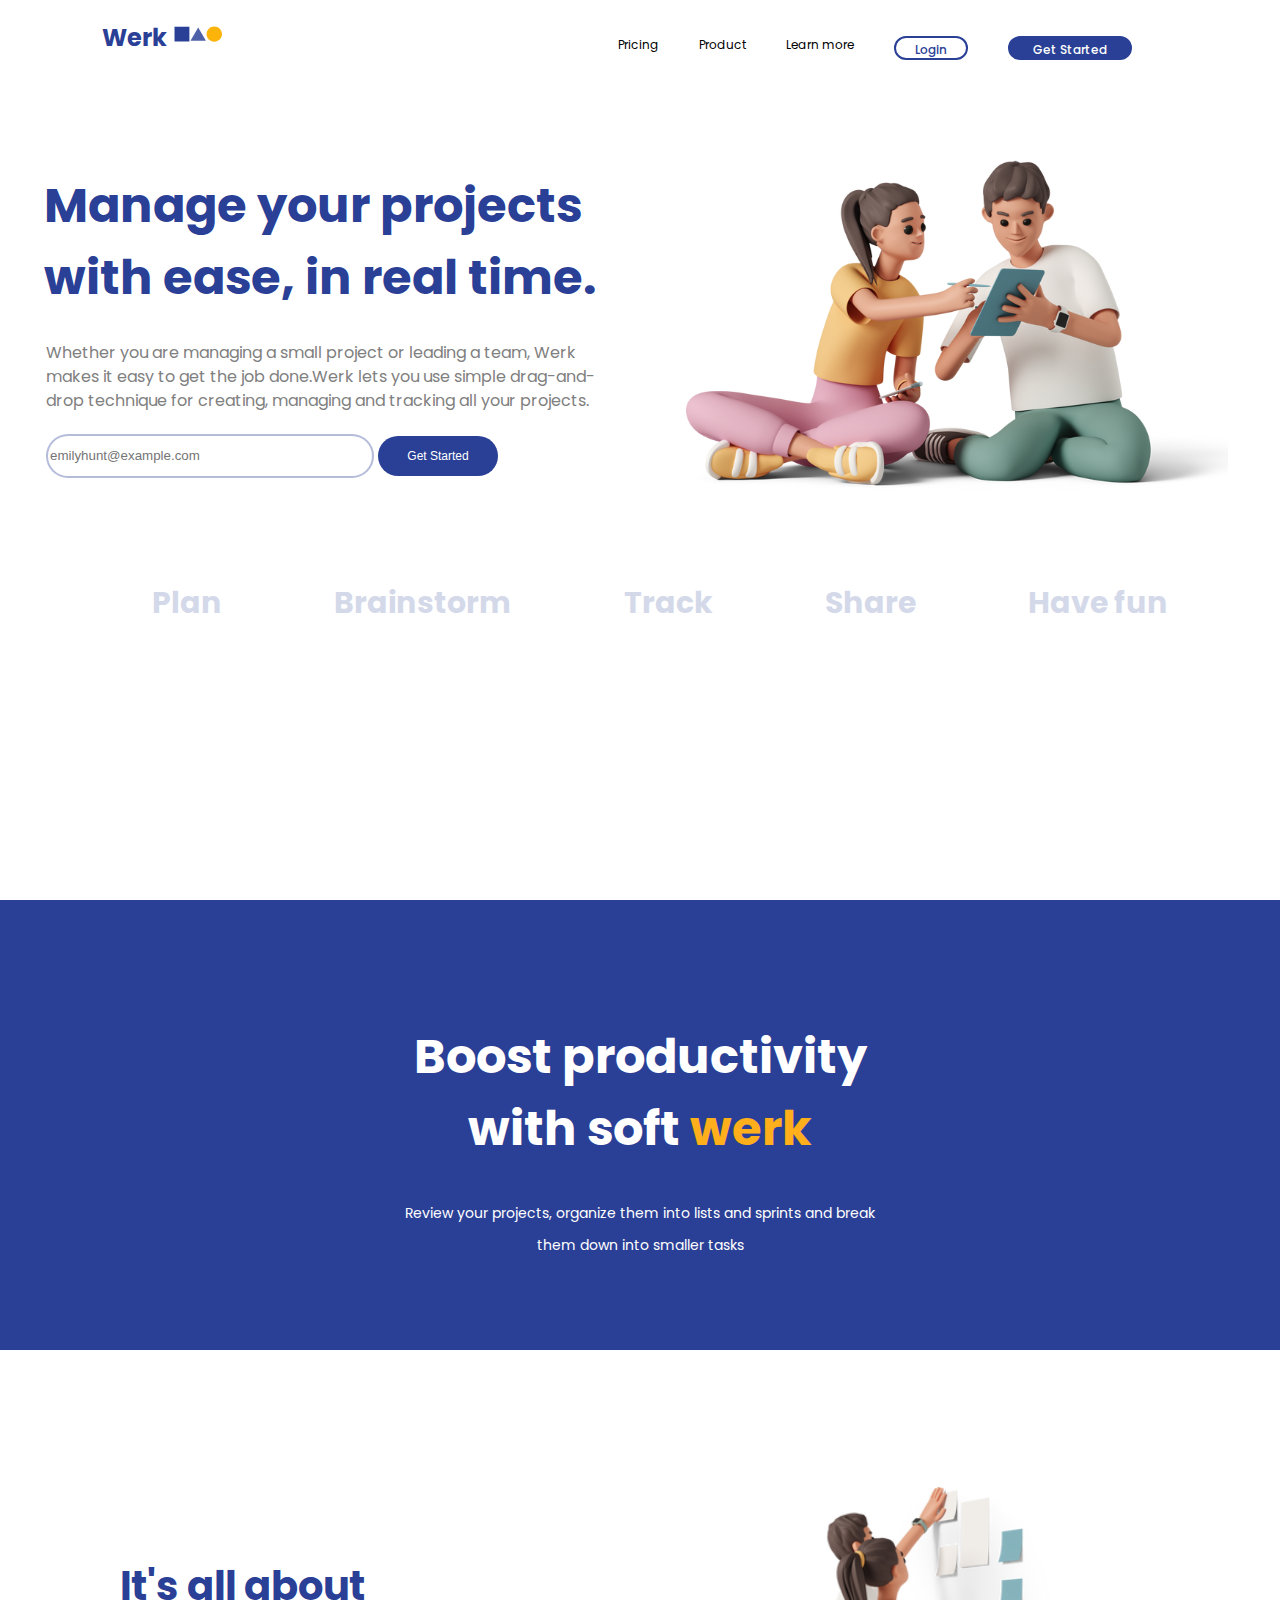
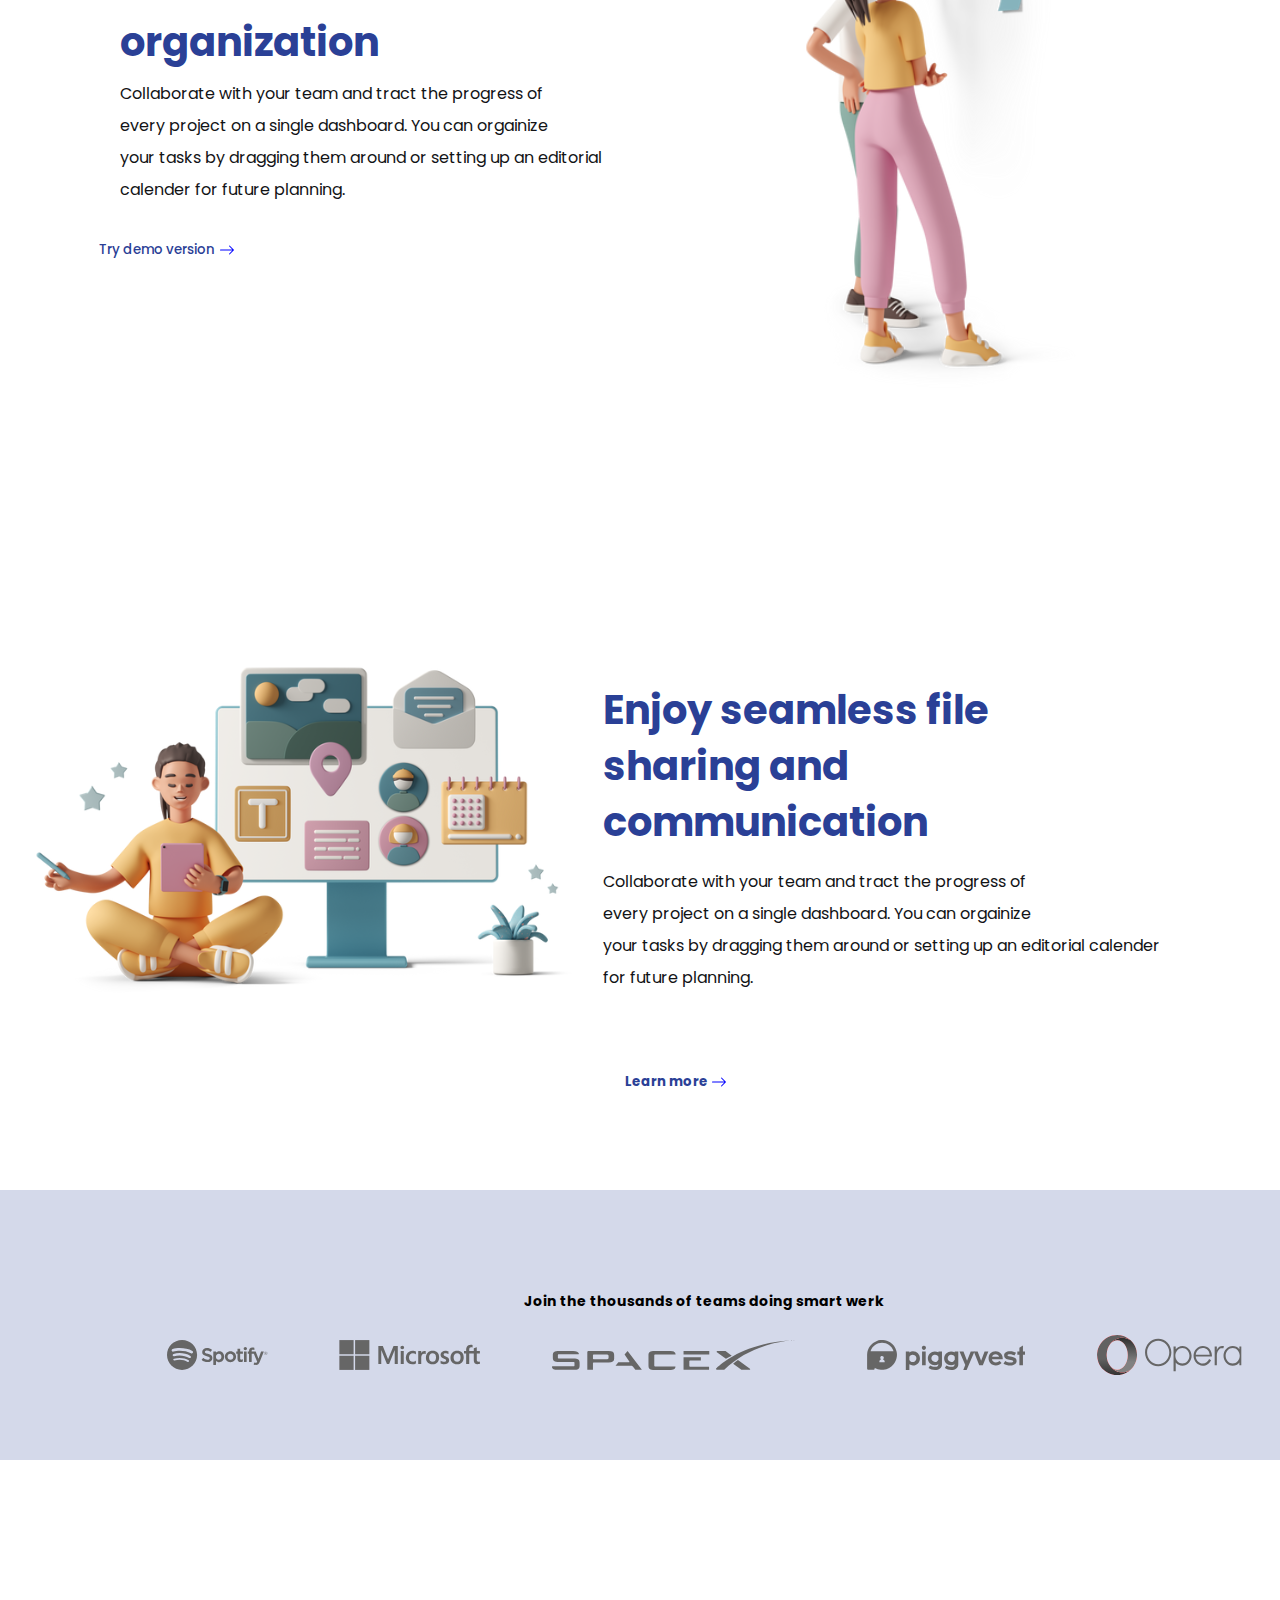
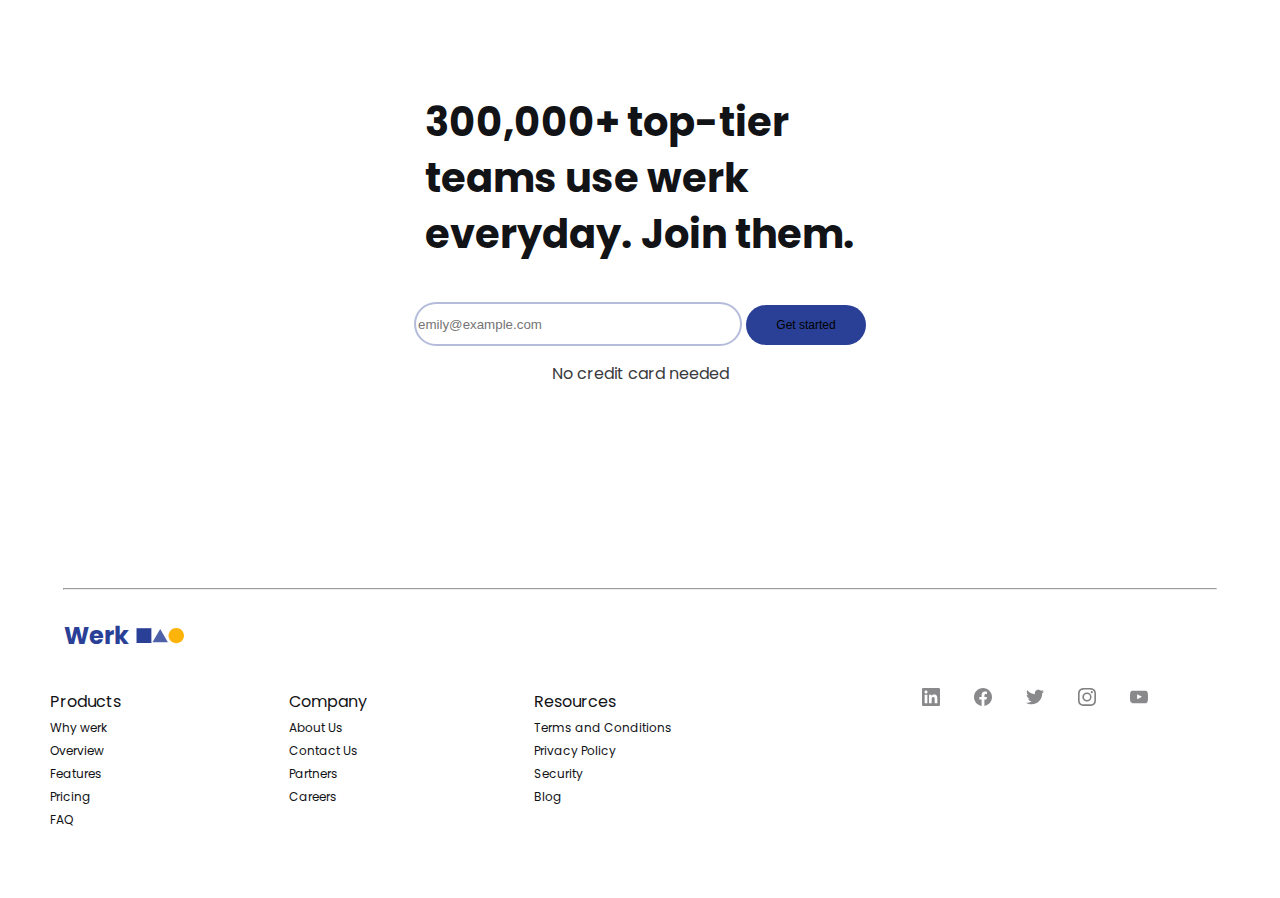
<file: index.html>
<!DOCTYPE html>
<html lang="en">
  <head>
    <meta charset="UTF-8" />
    <meta http-equiv="X-UA-Compatible" content="IE=edge" />
    <meta name="viewport" content="width=device-width, initial-scale=1.0" />
    <title>Werk Website</title>
    <link rel="stylesheet" href="style.css" />
  </head>
  <body>
    <main>
      <div class="container">
        <div class="nav-bar">
          <div class="shapes">
            <h2>Werk</h2>
            <img src="./Assets/shape1.svg" />
            <img src="./Assets/shape2.svg" />
            <img src="./Assets/shape3.svg" />
          </div>

          <ul>
            <li><a>Pricing</a></li>
            <li><a>Product</a></li>
            <li><a>Learn more</a></li>
            <li id="li-one"><a href="./login.html">Login</a></li>
            <li id="li-two"><a href="./getstarted.html">Get Started</a></li>
          </ul>
        </div>

        <!-- body---page1 -->
        <div class="container-body">
          <div class="left">
            <h3>Manage your projects <br />with ease, in real time.</h3>

            <small
              >Whether you are managing a small project or leading a team,
              Werk<br />
              makes it easy to get the job done.Werk lets you use simple
              drag-and- <br />
              drop technique for creating, managing and tracking all your
              projects.
            </small>

            <div class="button">
              <input
                for="email"
                type="email"
                placeholder="emilyhunt@example.com"
                required
              />
              <button><a href="./getstarted.html">Get Started</a></button>
            </div>
          </div>

          <div class="right">
            <img src="./Assets/img1.svg" />
          </div>
        </div>

        <div class="bottom-text">
          <ul>
            <li>Plan</li>
            <li>Brainstorm</li>
            <li>Track</li>
            <li>Share</li>
            <li>Have fun</li>
          </ul>
        </div>
      </div>

      <!-- mini section -->

      <div class="mini-sect">
        <h3>
          Boost productivity<br />
          with soft <span>werk</span>
        </h3>
        <small
          >Review your projects, organize them into lists and sprints and
          break<br />
          them down into smaller tasks
        </small>
      </div>

      <!-- section 2 -->

      <div class="sect-two">
        <div class="leftside">
          <h3>It's all about <br />organization</h3>
          <small
            >Collaborate with your team and tract the progress of <br />
            every project on a single dashboard. You can orgainize <br />your
            tasks by dragging them around or setting up an editorial calender
            for future planning.
          </small>
        </div>

        <div class="rightside">
          <img src="./Assets/img2.svg" />
        </div>
        <div class="demo">
          <h5>Try demo version</h5>
          <img src="./icons/arrow-right.svg" />
        </div>
      </div>

      <!-- section 3 -->

      <div class="sect3">
        <img src="./Assets/img3.svg" />

        <div class="text">
          <h3>
            Enjoy seamless file<br />
            sharing and <br />communication
          </h3>
          <small
            >Collaborate with your team and tract the progress of <br />
            every project on a single dashboard. You can orgainize <br />your
            tasks by dragging them around or setting up an editorial calender<br />
            for future planning.
          </small>
        </div>

        <div class="demo2">
          <h5>Learn more</h5>
          <img src="./icons/arrow-right.svg" />
        </div>
      </div>

      <!-- mini section 2 -->

      <div class="mini-sect2">
        <h5>Join the thousands of teams doing smart werk</h5>
        <div class="icon-div">
          <img src="./icons/icons3.svg" />
        </div>
      </div>

      <!-- section 4 -->

      <div class="sect4">
        <h3>
          300,000+ top-tier <br />
          teams use werk <br />
          everyday. Join them.
        </h3>

        <div class="btn">
          <input
            for="email"
            type="email"
            placeholder="emily@example.com"
            required
          />
          <button>Get started</button>
        </div>
        <small>No credit card needed</small>
      </div>

      <!-- footer -->
      <footer>
      <hr />
      <div class="shapes">
        <h2>Werk</h2>
        <img src="./Assets/shape1.svg" />
        <img src="./Assets/shape2.svg" />
        <img src="./Assets/shape3.svg" />
      </div>

      <div class="footer_wrapper">
      <div class="list1">
        <ul>
          <li id="prod">Products</li>
          <li>Why werk</li>
          <li>Overview</li>
          <li>Features</li>
          <li>Pricing</li>
          <li>FAQ</li>
        </ul>
      </div>

      <div class="list2">
        <ul>
          <li id="comp">Company</li>
          <li>About Us</li>
          <li>Contact Us</li>
          <li>Partners</li>
          <li>Careers</li>
        </ul>
      </div>

      <div class="list2">
        <ul>
          <li id="res">Resources</li>
          <li>Terms and Conditions</li>
          <li>Privacy Policy</li>
          <li>Security</li>
          <li>Blog</li>
        </ul>
      </div>

      <div class="footer_icon">
<img src="./icons/linkdin.svg">
<img src="./icons/faceb.svg">
<img src="./icons/twuter.svg">
<img src="./icons/instagram.svg">
<img src="./icons/yout.svg">
      </div>
    </div>
    </footer>
    </main>
  </body>
  <script src="index.js"></script>
</html>
</file>
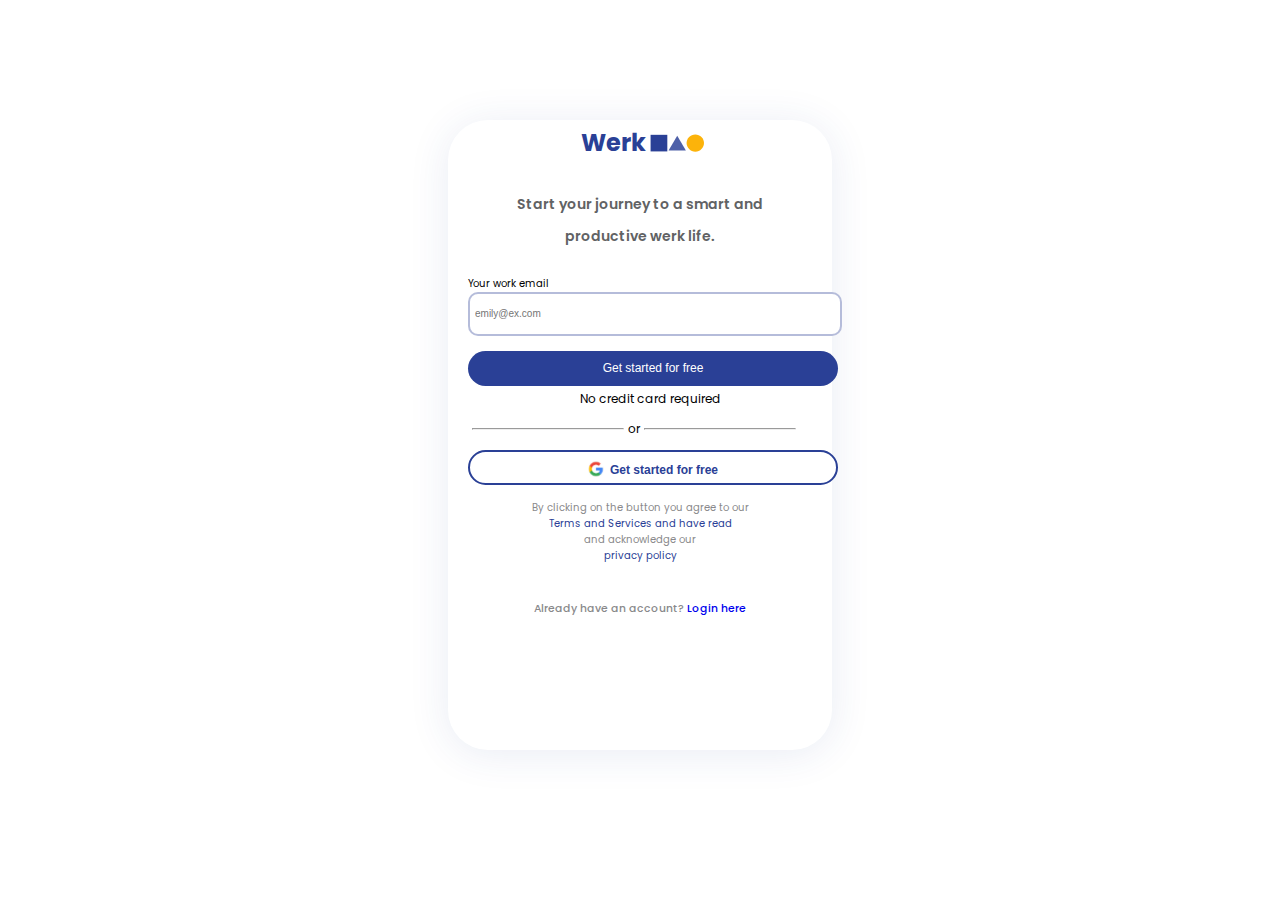
<file: getstarted.html>
<!DOCTYPE html>
<html lang="en">
<head>
                    <meta charset="UTF-8">
                    <meta http-equiv="X-UA-Compatible" content="IE=edge">
                    <meta name="viewport" content="width=device-width, initial-scale=1.0">
                    <title>Register</title>
                    <link rel="stylesheet" href="getstarted.css">
</head>
<body>
        <div class="container">
                    <div class="shapes">
                                        <h2>Werk</h2>
                                        <img src="./Assets/shape1.svg" />
                                        <img src="./Assets/shape2.svg" />
                                        <img src="./Assets/shape3.svg" />
                                      </div>
                                      <h5>Start your journey to a smart and <br>
                                        productive werk life.</h5>
                    <form>
<label>Your work email</label>
<input type="email" for="email" placeholder="emily@ex.com" required>
<button><a href="./plan.html">Get started for free</a></button>
<small>No credit card required</small>
<div class="hr">
<hr>
<p>or</p>
<hr>
</div>
<button id="btn"><img src="./icons/goog.svg">Get started for free</button>
                    </form>
                    <small id="small">By clicking on the button you agree to our <span>Terms and Services and have read</span>
                    and acknowledge our <span>privacy policy</span>
                    </small>
        </div>
        
        <h6>Already have an account? <span><a href="./login.html">Login here</a></span></h6>
</body>
</html>
</file>
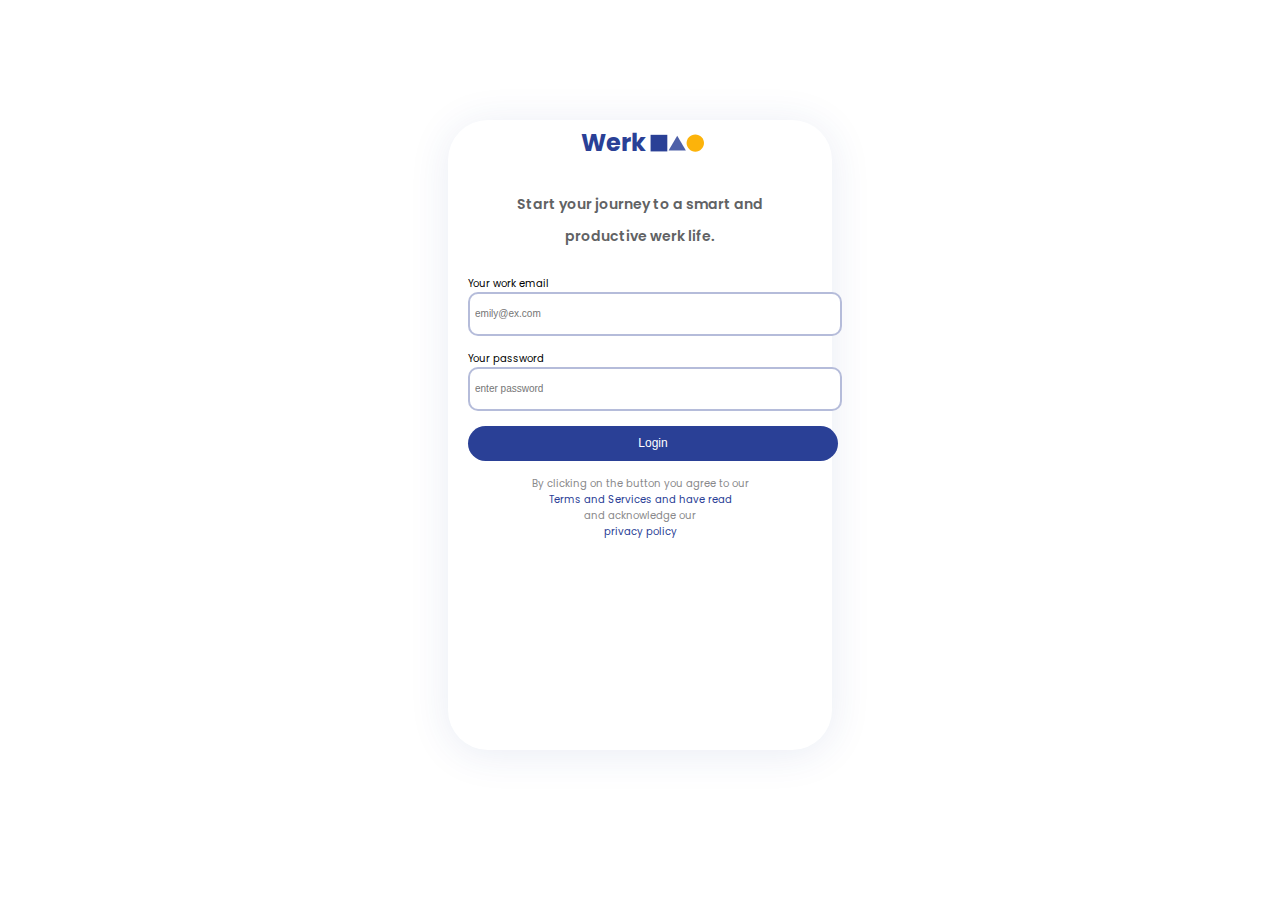
<file: login.html>
<!DOCTYPE html>
<html lang="en">
  <head>
    <meta charset="UTF-8" />
    <meta http-equiv="X-UA-Compatible" content="IE=edge" />
    <meta name="viewport" content="width=device-width, initial-scale=1.0" />
    <title>Document</title>
    <link rel="stylesheet" href="login.css">
  </head>
  <body>
    <div class="container">
      <div class="shapes">
        <h2>Werk</h2>
        <img src="./Assets/shape1.svg" />
        <img src="./Assets/shape2.svg" />
        <img src="./Assets/shape3.svg" />
      </div>
      <h5>
        Start your journey to a smart and <br />
        productive werk life.
      </h5>
      <form>
        <label>Your work email</label>
        <input id="email" type="email" for="email" placeholder="emily@ex.com" required />

        <label>Your password</label>
        <input
        id="password"
          type="password"
          for="password"
          placeholder="enter password"
          required
        />

        <button><a href="./plan.html">Login</a></button>
      </form>
      <small id="small"
        >By clicking on the button you agree to our
        <span>Terms and Services and have read</span> and acknowledge our
        <span>privacy policy</span>
      </small>
    </div>
  </body>
</html>
</file>
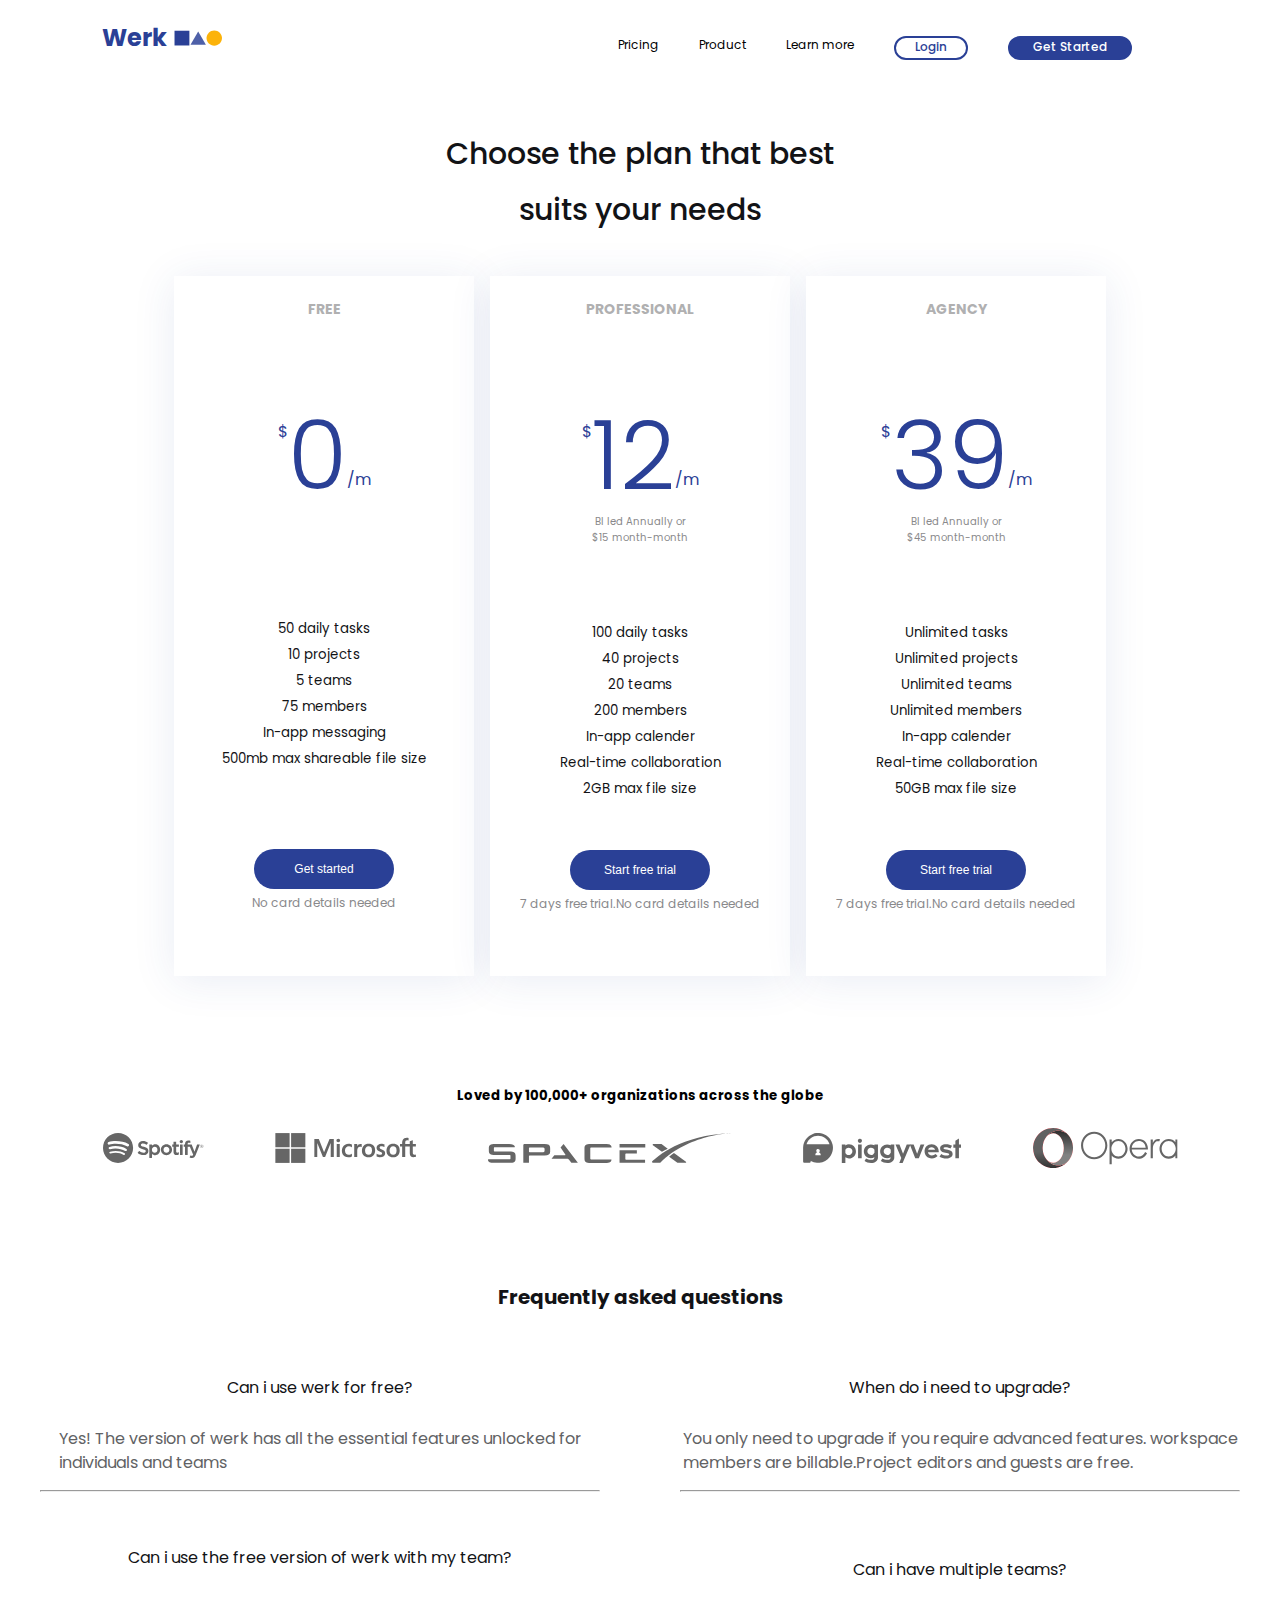
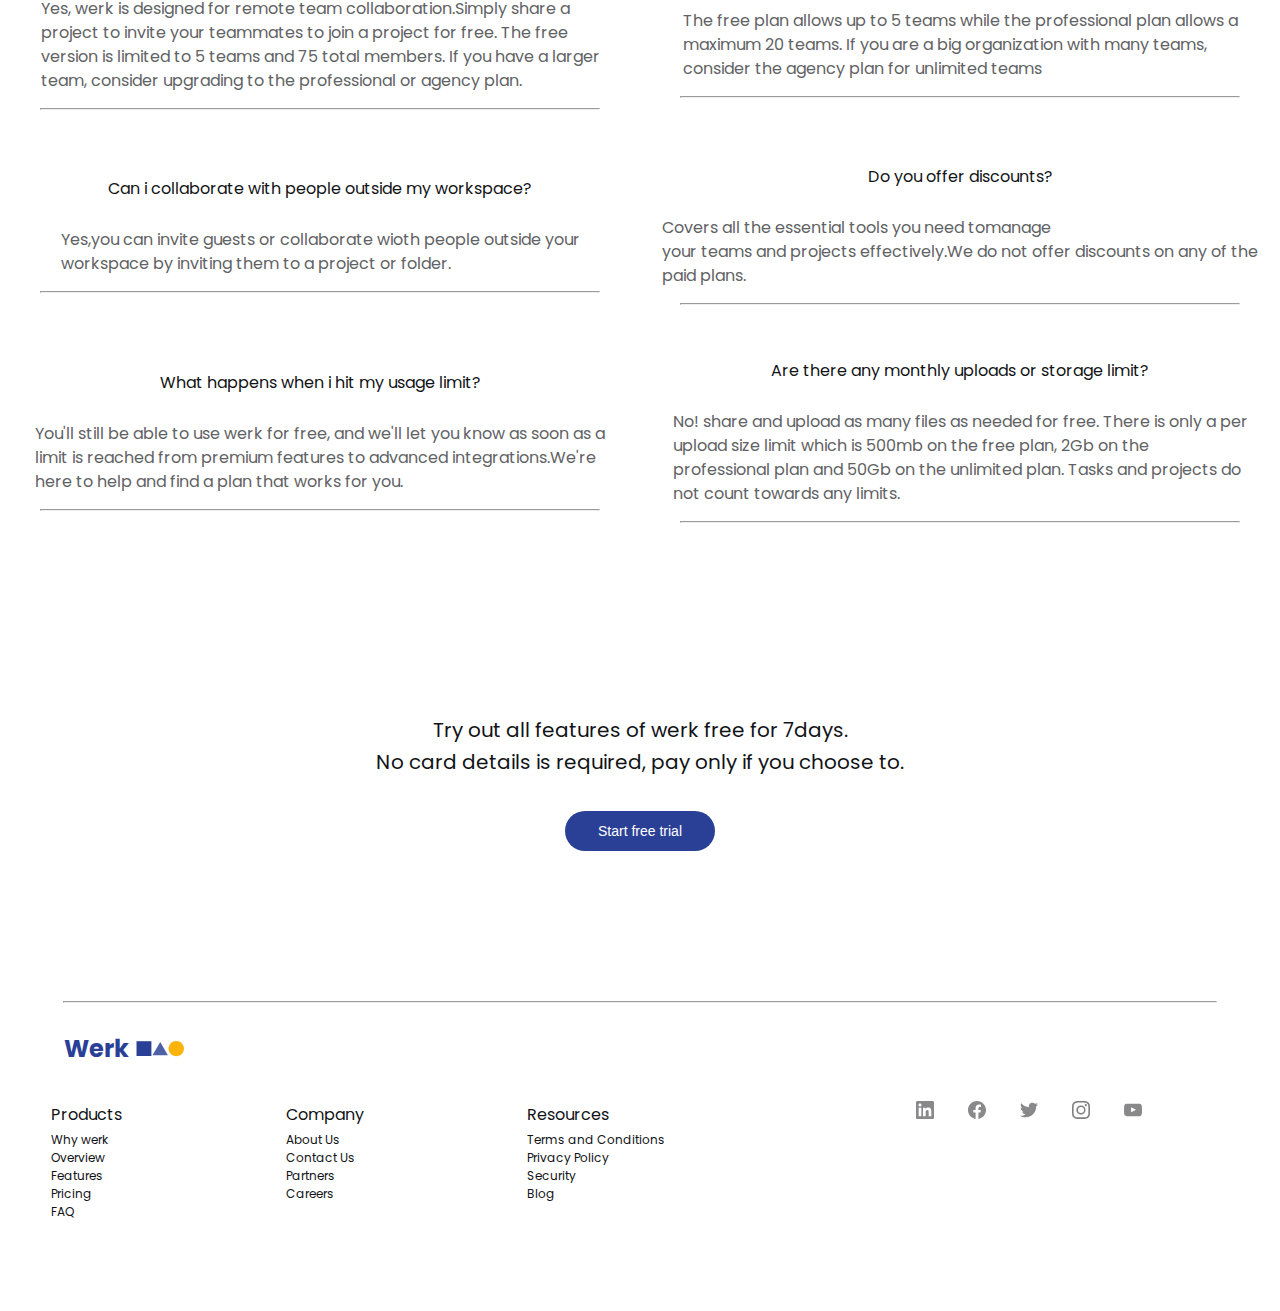
<file: plan.html>
<!DOCTYPE html>
<html lang="en">
  <head>
    <meta charset="UTF-8" />
    <meta http-equiv="X-UA-Compatible" content="IE=edge" />
    <meta name="viewport" content="width=device-width, initial-scale=1.0" />
    <title>Choose plan</title>
    <link rel="stylesheet" href="plan.css" />
  </head>
  <body>
    <div class="container">
      <div class="nav-bar">
        <div class="shapes">
          <h2>Werk</h2>
          <img src="./Assets/shape1.svg" />
          <img src="./Assets/shape2.svg" />
          <img src="./Assets/shape3.svg" />
        </div>

        <ul>
          <li><a>Pricing</a></li>
          <li><a>Product</a></li>
          <li><a>Learn more</a></li>
          <li id="li-one"><a href="./login.html">Login</a></li>
          <li id="li-two"><a href="./getstarted.html">Get Started</a></li>
        </ul>
      </div>

      <h3>Choose the plan that best <br />suits your needs</h3>

      <div class="div_content">
        <div class="first">
          <div class="head">
            <h5>FREE</h5>
            <div class="nvm">
              <small class="one">$</small>
              <h1>0</h1>
              <small class="two">/m</small>
            </div>
          </div>

          <div class="small">
            <small>50 daily tasks</small>
            <small>10 projects</small>
            <small>5 teams</small>
            <small>75 members</small>
            <small>In-app messaging</small>
            <small>500mb max shareable file size</small>
          </div>

          <div class="btn">
            <button>Get started</button>
            <small>No card details needed</small>
          </div>
        </div>

        <div class="second">
          <div class="head">
            <h5>PROFESSIONAL</h5>
            <div class="nvm">
              <small class="one">$</small>
              <h1>12</h1>
              <small class="two">/m</small>
            </div>
          </div>
          <p>
            BI led Annually or <br />
            $15 month-month
          </p>
          <div class="small">
            <small>100 daily tasks</small>
            <small>40 projects</small>
            <small>20 teams</small>
            <small>200 members</small>
            <small>In-app calender</small>
            <small>Real-time collaboration</small>
            <small>2GB max file size</small>
          </div>
          <div class="btn">
            <button>Start free trial</button>
            <small>7 days free trial.No card details needed</small>
          </div>
        </div>

        <div class="third">
          <div class="head">
            <h5>AGENCY</h5>
            <div class="nvm">
              <small class="one">$</small>
              <h1>39</h1>
              <small class="two">/m</small>
            </div>
          </div>
          <p>
            BI led Annually or <br />
            $45 month-month
          </p>
          <div class="small">
            <small>Unlimited tasks</small>
            <small>Unlimited projects</small>
            <small>Unlimited teams</small>
            <small>Unlimited members</small>
            <small>In-app calender</small>
            <small>Real-time collaboration</small>
            <small>50GB max file size</small>
          </div>

          <div class="btn">
            <button>Start free trial</button>
            <small>7 days free trial.No card details needed</small>
          </div>
        </div>
      </div>
    </div>

    <!-- mini sect -->
    <div class="mini-sect">
      <h5>Loved by 100,000+ organizations across the globe</h5>
      <div class="icon-div">
        <img src="./icons/icons3.svg" />
      </div>
    </div>

    <h4>Frequently asked questions</h4>
    <div class="faq-wrap">
      <div class="write-up">
        <h5>Can i use werk for free?</h5>
        <small
          >Yes! The version of werk has all the essential features unlocked for
          <br />
          individuals and teams</small
        >
        <hr />
      </div>

      <div class="write-up">
        <h5>When do i need to upgrade?</h5>
        <small
          >You only need to upgrade if you require advanced features. workspace
          <br />
          members are billable.Project editors and guests are free.</small
        >
        <hr />
      </div>

      <div class="write-up">
        <h5>Can i use the free version of werk with my team?</h5>
        <small
          >Yes, werk is designed for remote team collaboration.Simply share a
          <br />
          project to invite your teammates to join a project for free. The
          free<br />
          version is limited to 5 teams and 75 total members. If you have a
          larger <br />
          team, consider upgrading to the professional or agency plan.</small
        >
        <hr />
      </div>

      <div class="write-up">
        <h5>Can i have multiple teams?</h5>
        <small
          >The free plan allows up to 5 teams while the professional plan allows
          a <br />maximum 20 teams. If you are a big organization with many
          teams, <br />consider the agency plan for unlimited teams</small
        >
        <hr />
      </div>

      <div class="write-up">
        <h5>Can i collaborate with people outside my workspace?</h5>
        <small
          >Yes,you can invite guests or collaborate wioth people outside your
          <br />
          workspace by inviting them to a project or folder.</small
        >
        <hr />
      </div>

      <div class="write-up">
        <h5>Do you offer discounts?</h5>
        <small
          >Covers all the essential tools you need tomanage <br />
          your teams and projects effectively.We do not offer discounts on any
          of the <br />
          paid plans.</small
        >
        <hr />
      </div>

      <div class="write-up">
        <h5>What happens when i hit my usage limit?</h5>
        <small
          >You'll still be able to use werk for free, and we'll let you know as
          soon as a <br />
          limit is reached from premium features to advanced integrations.We're
          <br />
          here to help and find a plan that works for you.</small
        >
        <hr />
      </div>

      <div class="write-up">
        <h5>Are there any monthly uploads or storage limit?</h5>
        <small
          >No! share and upload as many files as needed for free. There is only
          a per <br />
          upload size limit which is 500mb on the free plan, 2Gb on the<br />
          professional plan and 50Gb on the unlimited plan. Tasks and projects
          do<br />
          not count towards any limits.</small
        >
        <hr />
      </div>
    </div>

    <!-- minsec2 -->

    <div class="minsect2">
  <h5>Try out all features of werk free for 7days.<br> 
 No card details is required, pay only if you choose to.</h5>
  <button>Start free trial</button>
    </div>

    <!-- footer -->
    <footer>
      <hr />
      <div class="shapes">
        <h2>Werk</h2>
        <img src="./Assets/shape1.svg" />
        <img src="./Assets/shape2.svg" />
        <img src="./Assets/shape3.svg" />
      </div>

      <div class="footer_wrapper">
      <div class="list1">
        <ul>
          <li id="prod">Products</li>
          <li>Why werk</li>
          <li>Overview</li>
          <li>Features</li>
          <li>Pricing</li>
          <li>FAQ</li>
        </ul>
      </div>

      <div class="list2">
        <ul>
          <li id="comp">Company</li>
          <li>About Us</li>
          <li>Contact Us</li>
          <li>Partners</li>
          <li>Careers</li>
        </ul>
      </div>

      <div class="list2">
        <ul>
          <li id="res">Resources</li>
          <li>Terms and Conditions</li>
          <li>Privacy Policy</li>
          <li>Security</li>
          <li>Blog</li>
        </ul>
      </div>

      <div class="footer_icon">
<img src="./icons/linkdin.svg">
<img src="./icons/faceb.svg">
<img src="./icons/twuter.svg">
<img src="./icons/instagram.svg">
<img src="./icons/yout.svg">
      </div>
    </div>
    </footer>
  </body>
</html>
</file>
<file: style.css>
@import url("https://fonts.googleapis.com/css2?family=Big+Shoulders+Display:wght@100;200;300;400;500;600;700;800;900&family=Lexend+Deca:wght@200;300;400;500&family=Lexend:wght@400;700&family=Poppins:ital,wght@0,100;0,200;0,300;0,400;0,500;0,600;0,700;0,800;1,900&family=Roboto:wght@100;300;400;500;700;900&family=Squada+One&display=swap");

body {
  margin: 0;
  padding: 0;
  box-sizing: border-box;
  font-family: "poppins", sans-serif;
 overflow-x: hidden; 
}
.container {
  height: 100vh;
  width: 100%;
  overflow: hidden;
}
.nav-bar {
  display: flex;
  flex-direction: row;
  justify-content: space-between;
  margin-left: 8%;
}
.shapes {
  display: flex;
  flex-direction: row;
}
.shapes img {
  width: 16px;
  position: relative;
  bottom: 0.9rem;
  left: 0.5rem;
}
.shapes h2{
  color: #2a4096;
}

.nav-bar ul {
  display: flex;
  flex-direction: row;
}
.nav-bar li {
  margin: 20px;
  list-style: none;
  position: relative;
  right: 8rem;
  font-family: "poppins", sans-serif;
  font-size: 12px;
}
#li-one {
  border: 2px solid #2a4096;
  border-radius: 20px;
  width: 70px;
  text-align: center;
}
#li-one a {
  text-decoration: none;
  color: #2a4096;
  font-weight: 500;
  position: relative;
  top: 0.2rem;
}
#li-two {
  background-color: #2a4096;
  border: 2px solid #2a4096;
  border-radius: 20px;
  width: 120px;
  height: 20px;
  text-align: center;
}
#li-two a {
  text-decoration: none;
  color: #ffffff;
  font-weight: 500;
  position: relative;
  top: 0.2rem;
}

/* body pg1*/
.container-body {
  display: flex;
  flex-direction: row;
  position: relative;
  bottom: 7rem;
}
.right {
  width: 50%;
}
.left {
  width: 50%;
  display: flex;
  flex-direction: column;
  align-items: center;
  justify-content: center;
  position: relative;
  bottom: 2rem;
}
.left h3 {
  font-weight: 700;
  font-size: 48px;
  line-height: 72px;
  color: #2a4096;
}
.left small {
  font-style: normal;
  font-weight: 400;
  font-size: 16px;
  line-height: 24px;
  text-align: justify;
  position: relative;
  bottom: 1.3rem;
  color: grey;
}
.button {
  position: relative;
  right: 3rem;
}

input {
  width: 320px;
  height: 38px;
  background: #ffffff;
  border: 2px solid rgba(42, 64, 150, 0.35);
  border-radius: 30px;
  color: lightslategray;
  padding-left: 2px;
  outline: #2a4096;
}
.button button {
  width: 120px;
  height: 40px;
  font-size: 12px;
  font-weight: 500;
  line-height: 24px;
  text-align: center;
  border-radius: 20px;
  background-color: #2a4096;
  border: none;
}
.button a {
  text-decoration: none;
  color: #ffffff;
}
.bottom-text {
  position: relative;
  bottom: 15rem;
}
.bottom-text ul {
  display: flex;
  flex-direction: row;
  justify-content: space-evenly;
}
.bottom-text li {
  list-style: none;
  font-weight: 700;
  font-size: 30px;
  line-height: 72px;
  color: #d4d9ea;
}

/* mini section */

.mini-sect {
  width: 100%;
  height: 50vh;
  background-color: #2a4096;
  display: flex;
  flex-direction: column;
  align-items: center;
  justify-content: center;
}
.mini-sect h3 {
  font-weight: 700;
  font-size: 48px;
  line-height: 72px;
  align-items: center;
  text-align: center;
  color: #ffffff;
}
.mini-sect span {
  color: rgb(255, 175, 27);
}
.mini-sect small {
  font-weight: 400;
  font-size: 14px;
  line-height: 32px;
  display: flex;
  align-items: center;
  text-align: center;
  color: #ffffff;
  position: relative;
  bottom: 1rem;
}

/* sect two */

.sect-two {
  display: flex;
  flex-direction: row;
  align-items: center;
  padding: 0px;
  gap: 24px;
  position: relative;
  width: 100%;
  height: 80vh;
  left: 120px;
  top: 2rem;
}
.sect-two h3,
.sect3 h3,
.sect4 h3 {
  font-weight: 700;
  font-size: 40px;
  line-height: 56px;
  color: #2a4096;
}
.sect-two h3,
.sect-two small {
  bottom: 4rem;
  position: relative;
}
.sect-two small,
.sect3 small {
  font-weight: 400;
  font-size: 16px;
  line-height: 32px;
  display: flex;
  align-items: center;
  color: #121316;
  bottom: 6rem;
  position: relative;
}
.demo {
  position: relative;
  top: 15%;
  right: 91%;
  display: flex;
  flex-direction: row;
}
.demo h5 {
  white-space: nowrap;
  margin: 5px;
  font-weight: 500;
  color: #2a4096;
}

/* sect 3 */

.sect3 {
  display: flex;
  flex-direction: row;
  width: 100%;
  height: 80vh;
  align-items: center;
  justify-content: center;
}
.sect3 small {
  top: -1.5rem;
}
.sect3 .demo2 {
  position: relative;
  top: 35%;
  right: 42%;
  display: flex;
  flex-direction: row;
}
.demo2 h5 {
  color: #2a4096;
  margin: 3px;
}

/* mini-section3 */

.mini-sect2 {
  display: flex;
  flex-direction: column;
  width: 110%;
  height: 30vh;
  background: #d4d9ea;
  align-items: center;
  justify-content: center;
}
.mini-sect2 h5 {
  font-size: 14px;
  text-align: center;
}

/* section 4 */

.sect4 {
  display: flex;
  flex-direction: column;
  align-items: center;
  justify-content: center;
  width: 100%;
  height: 80vh;
}
.sect4 h3 {
  color: #121316;
}
.btn button {
  width: 120px;
  height: 40px;
  font-size: 12px;
  font-weight: 500;
  line-height: 24px;
  text-align: center;
  border-radius: 20px;
  background-color: #2a4096;
  border: none;
}
.sect4 small {
  font-style: normal;
  font-weight: 400;
  font-size: 16px;
  line-height: 24px;
  display: flex;
  align-items: center;
  color: #3a3a3d;
  margin-top: 1rem;
}

/* footer section */

.footer_wrapper{
display: flex;
flex-direction: row;
/* align-items: center; */
justify-content: space-evenly;
width: 100%;
height: 25vh;
}
hr{
  width: 90%;
}
footer .shapes{
  position: relative;
  left: 4rem;
}
footer .shapes h2{
  color: #2a4096;
}
footer .shapes img{
  position: relative;
  top: -0rem;
}
footer li{
list-style: none;
position: relative;
right: 7rem;
font-size: 12px;
color: #121316;
margin: 5px;
}
#prod, #comp, #res{
  font-size: 16px;
  margin-bottom: 4px;
}
.footer_icon img{
  margin: 15px;
}

/* media querries for mobile device */
</file>
<file: getstarted.css>
@import url("https://fonts.googleapis.com/css2?family=Big+Shoulders+Display:wght@100;200;300;400;500;600;700;800;900&family=Lexend+Deca:wght@200;300;400;500&family=Lexend:wght@400;700&family=Poppins:ital,wght@0,100;0,200;0,300;0,400;0,500;0,600;0,700;0,800;1,900&family=Roboto:wght@100;300;400;500;700;900&family=Squada+One&display=swap");
body{
                    margin: 0px;
                    padding: 0px;
                    box-sizing: border-box;
                    font-family: poppins, sans-serif;
}
.container{
                    position: absolute;
                    width: 30%;
                    height: 70vh;
                    left: 35%;
                    top: 120px;
                    background: #FFFFFF;
                    box-shadow: 0px 4px 40px rgba(42, 64, 150, 0.1);
                    border-radius: 40px;
}
.shapes{
                    display: flex;
                    flex-direction: row;
}
.shapes img{
                    width: 18px;
                    height:18px;
}
.shapes{
                    display: flex;
                    flex-direction: row;
                    align-items: center;
                    justify-content: center;
}
.shapes h2{
color: #2A4096;
margin: 5px;
}
.container h5{
font-style: normal;
font-weight: 600;
font-size: 14px;
line-height: 32px;
text-align: center;
color: #616264;
}
form{
                    display: flex;
                    flex-direction: column;
                    justify-content: center;
                    margin-left: 20px;
}
input{
                    width: 360px;
                    height: 30px;
                    margin-bottom: 15px;
                    border-radius: 10px;
                    border: 2px solid rgba(42, 64, 150, 0.35);
                    padding: 5px;
                    font-size: 10px;
}
button{
                    width: 370px;
                    height: 35px;
                    border: none;
                    border-radius: 20px;
                    color: #FFFFFF;
                    background-color: #2A4096;
                    font-size: 12px;
}
#btn{
       
                    width: 370px;
                    height: 35px;
                    border: 2px solid #2A4096;
                    border-radius: 20px;
                    color: #2A4096;
                    background-color: #FFFFFF;  
                    font-size: 12px;      
                    font-weight: 600;     
}
small{
                    font-size: 12px;
                    text-align: center;
                    margin-top: 4px;
}
.hr{
                    display: flex;
                    flex-direction: row;
                    justify-content: center;
                    align-items: center;
}
hr{
                    rotate: 360deg;
                    width: 150px;
                    height: 0.1px;
                    position: relative;
                    right: 1rem;
                    margin: 4px;
}
.hr p{
                    text-align: center;
                    position: relative;
                    right: 1rem;
                    font-size: 12px;
}
#btn button{
text-align: center;

}
 #btn img{
                    position: relative;
                    top: 0.2rem;
                    margin-right: 6px;
}
label{
                    font-size: 10px;
}
#small{
  font-size: 10px;
line-height: 16px;
text-align: center;
color: #89898B;
display: flex;
flex-direction: column;
align-items: center;
margin: 15px;
}
span{
                    color: #2A4096;
}
h6{
                    position: relative;
                    top: 36rem;
                    text-align: center;
                    color: #89898B;
                    font-weight: 500;
}
button a{
                    color: #FFFFFF;
}
a{
                    text-decoration: none;
}
</file>
<file: login.css>
@import url("https://fonts.googleapis.com/css2?family=Big+Shoulders+Display:wght@100;200;300;400;500;600;700;800;900&family=Lexend+Deca:wght@200;300;400;500&family=Lexend:wght@400;700&family=Poppins:ital,wght@0,100;0,200;0,300;0,400;0,500;0,600;0,700;0,800;1,900&family=Roboto:wght@100;300;400;500;700;900&family=Squada+One&display=swap");
body{
                    margin: 0px;
                    padding: 0px;
                    box-sizing: border-box;
                    font-family: poppins, sans-serif;
}
.container{
                    position: absolute;
                    width: 30%;
                    height: 70vh;
                    left: 35%;
                    top: 120px;
                    background: #FFFFFF;
                    box-shadow: 0px 4px 40px rgba(42, 64, 150, 0.1);
                    border-radius: 40px;
}
.shapes{
                    display: flex;
                    flex-direction: row;
}
.shapes img{
                    width: 18px;
                    height:18px;
}
.shapes{
                    display: flex;
                    flex-direction: row;
                    align-items: center;
                    justify-content: center;
}
.shapes h2{
color: #2A4096;
margin: 5px;
}
.container h5{
font-style: normal;
font-weight: 600;
font-size: 14px;
line-height: 32px;
text-align: center;
color: #616264;
}
form{
                    display: flex;
                    flex-direction: column;
                    justify-content: center;
                    margin-left: 20px;
}
input{
                    width: 360px;
                    height: 30px;
                    margin-bottom: 15px;
                    border-radius: 10px;
                    border: 2px solid rgba(42, 64, 150, 0.35);
                    padding: 5px;
                    font-size: 10px;
}
button{
                    width: 370px;
                    height: 35px;
                    border: none;
                    border-radius: 20px;
                    color: #FFFFFF;
                    background-color: #2A4096;
                    font-size: 12px;
}
#btn{
       
                    width: 370px;
                    height: 35px;
                    border: 2px solid #2A4096;
                    border-radius: 20px;
                    color: #2A4096;
                    background-color: #FFFFFF;  
                    font-size: 12px;      
                    font-weight: 600;     
}
small{
                    font-size: 12px;
                    text-align: center;
                    margin-top: 4px;
}
.hr{
                    display: flex;
                    flex-direction: row;
                    justify-content: center;
                    align-items: center;
}
hr{
                    rotate: 360deg;
                    width: 150px;
                    height: 0.1px;
                    position: relative;
                    right: 1rem;
                    margin: 4px;
}
.hr p{
                    text-align: center;
                    position: relative;
                    right: 1rem;
                    font-size: 12px;
}
#btn button{
text-align: center;

}
 #btn img{
                    position: relative;
                    top: 0.2rem;
                    margin-right: 6px;
}
label{
                    font-size: 10px;
}
#small{
  font-size: 10px;
line-height: 16px;
text-align: center;
color: #89898B;
display: flex;
flex-direction: column;
align-items: center;
margin: 15px;
}
span{
                    color: #2A4096;
}
h6{
                    position: relative;
                    top: 36rem;
                    text-align: center;
                    color: #89898B;
                    font-weight: 500;
}
button a{
                    color: #FFFFFF;
}
a{
                    text-decoration: none;
}
</file>
<file: plan.css>
@import url("https://fonts.googleapis.com/css2?family=Big+Shoulders+Display:wght@100;200;300;400;500;600;700;800;900&family=Lexend+Deca:wght@200;300;400;500&family=Lexend:wght@400;700&family=Poppins:ital,wght@0,100;0,200;0,300;0,400;0,500;0,600;0,700;0,800;1,900&family=Roboto:wght@100;300;400;500;700;900&family=Squada+One&display=swap");
body {
  margin: 0;
  padding: 0;
  box-sizing: border-box;
  font-family: poppins, sans-serif;
  overflow-x: hidden;
}
.container {
  width: 100%;
  /* height: 100vh; */
}
.nav-bar {
  display: flex;
  flex-direction: row;
  justify-content: space-between;
  margin-left: 8%;
}
.shapes {
  display: flex;
  flex-direction: row;
}
.shapes img {
  width: 16px;
  position: relative;
  bottom: 0.6rem;
  left: 0.5rem;
}
.shapes h2 {
  color: #2a4096;
}

.nav-bar ul {
  display: flex;
  flex-direction: row;
}
.nav-bar li {
  margin: 20px;
  list-style: none;
  position: relative;
  right: 8rem;
  font-family: "poppins", sans-serif;
  font-size: 12px;
}
#li-one {
  border: 2px solid #2a4096;
  border-radius: 20px;
  width: 70px;
  text-align: center;
}
#li-one a {
  text-decoration: none;
  color: #2a4096;
  font-weight: 500;
}
#li-two {
  background-color: #2a4096;
  border: 2px solid #2a4096;
  border-radius: 20px;
  width: 120px;
  height: 20px;
  text-align: center;
}
#li-two a {
  text-decoration: none;
  color: #ffffff;
  font-weight: 500;
}

.container h3 {
  font-style: normal;
  font-weight: 500;
  font-size: 30px;
  line-height: 56px;
  text-align: center;
  color: #121316;
}
.div_content{
                    display: flex;
                    flex-direction: row;
                    align-items: center;
                    justify-content: center;
}
.first, .second, .third{
width: 300px;
height: 700px;
background: #FFFFFF;
box-shadow: 0px 4px 40px rgba(42, 64, 150, 0.1);
margin: 8px;
}
.head{
                    text-align: center;
}
.head h5{
 color: #B0B0B1;
 font-size: 14px;
}
p{
                    text-align: center;
                    position: relative;
                    bottom: 4rem;
                    font-style: normal;
font-weight: 400;
font-size: 10px;
line-height: 16px;
color: #89898B;

}
.nvm{
                    display: flex;
                    flex-direction: row;
                    align-items: center;
                    justify-content: center;
}
.nvm h1{
 font-style: normal;
font-weight: 300;
font-size: 96px;
line-height: 96px;
color: #2A4096;
}
.nvm small{
                    color: #2a4096;
}
.one{
                    font-style: normal;
font-weight: 400;
font-size: 16px;
line-height: 24px;
position: relative;
bottom: 1.5rem;
}
.two{
                    font-style: normal;
                    font-weight: 400;
                    font-size: 16px;
                    line-height: 24px;
                    position: relative;
                    top: 1.5rem;               
}
.small{
                    display: flex;
                    flex-direction: column;
                    text-align: center;
                    font-size: 16px;
}
.small small{
                    margin: 3px;
                    color: #121316;
}
.first .small{
  position: relative;
  top: 3rem;
}
.first .btn{
  position: relative;
  top: 7.8rem;
}
.btn{
                    display: flex;
                    flex-direction: column;
                    align-items: center;
                    justify-content: center;
                    position: relative;
                    top: 3rem;
}
.btn button{
                    width: 140px;
                    height: 40px;
                    background: #2A4096;
                    border-radius: 20px;
                    border: none;
                    color: #FFFFFF;
                    font-size: 12px;
}
.btn small{
  margin-top: 5px;
  font-size: 12px;
  color: #89898B;
}

/* mini sect */

.mini-sect{
  display: flex;
  flex-direction: column;
  align-items: center;
  justify-content: center;
  width: 100%;
  height: 30vh;
}
hr{
  width: 80%;
  margin-top: 10px;
}
.faq-wrap{
  display: grid;
  grid-template-columns: 1fr 1fr;
  align-items: center;
  justify-content: center;
  position: relative;
  nav-left: 20%;
}
.write-up{
  display: flex;
  flex-direction: column;
  justify-content: center;
  align-items: center;
  margin: 10px;
}
.write-up h5{
  font-family: 'Poppins';
font-style: normal;
font-weight: 400;
font-size: 16px;
line-height: 24px;
color: #121316;
}
.write-up small{
  font-family: 'Poppins';
font-style: normal;
font-weight: 400;
font-size: 16px;
line-height: 24px;
color: #616264;
margin-bottom: 5px;
}
h4{
  font-style: normal;
font-weight: 700;
font-size: 20px;
line-height: 32px;
color: #121316;
text-align: center;
}

/* minsect2 */

.minsect2{
  width: 100%;
  height: 50vh;
  display: flex;
  flex-direction: column;
  align-items: center;
  justify-content: center;
}
.minsect2 h5{
  font-style: normal;
font-weight: 400;
font-size: 20px;
line-height: 32px;
text-align: center;
color: #121316
}
.minsect2 button{
  width: 150px;
  height: 40px;
  background-color: #2a4096;
  border: none;
  border-radius: 20px;
  color: #FFFFFF;
  font-size: 14px;
}

/* footer section */

.footer_wrapper{
  display: flex;
  flex-direction: row;
  /* align-items: center; */
  justify-content: space-evenly;
  width: 100%;
  height: 25vh;
 
  }
  hr{
    width: 90%;
  }
  footer .shapes{
    position: relative;
    left: 4rem;
  }
  footer .shapes h2{
    color: #2a4096;
  }
  footer .shapes img{
    position: relative;
    top: -0rem;
  }
  footer li{
  list-style: none;
  position: relative;
  right: 7rem;
  font-size: 12px;
  color: #121316;
  }
  #prod, #comp, #res{
    font-size: 16px;
    margin-bottom: 4px;
  }
  .footer_icon img{
    margin: 15px;
  }
</file>
